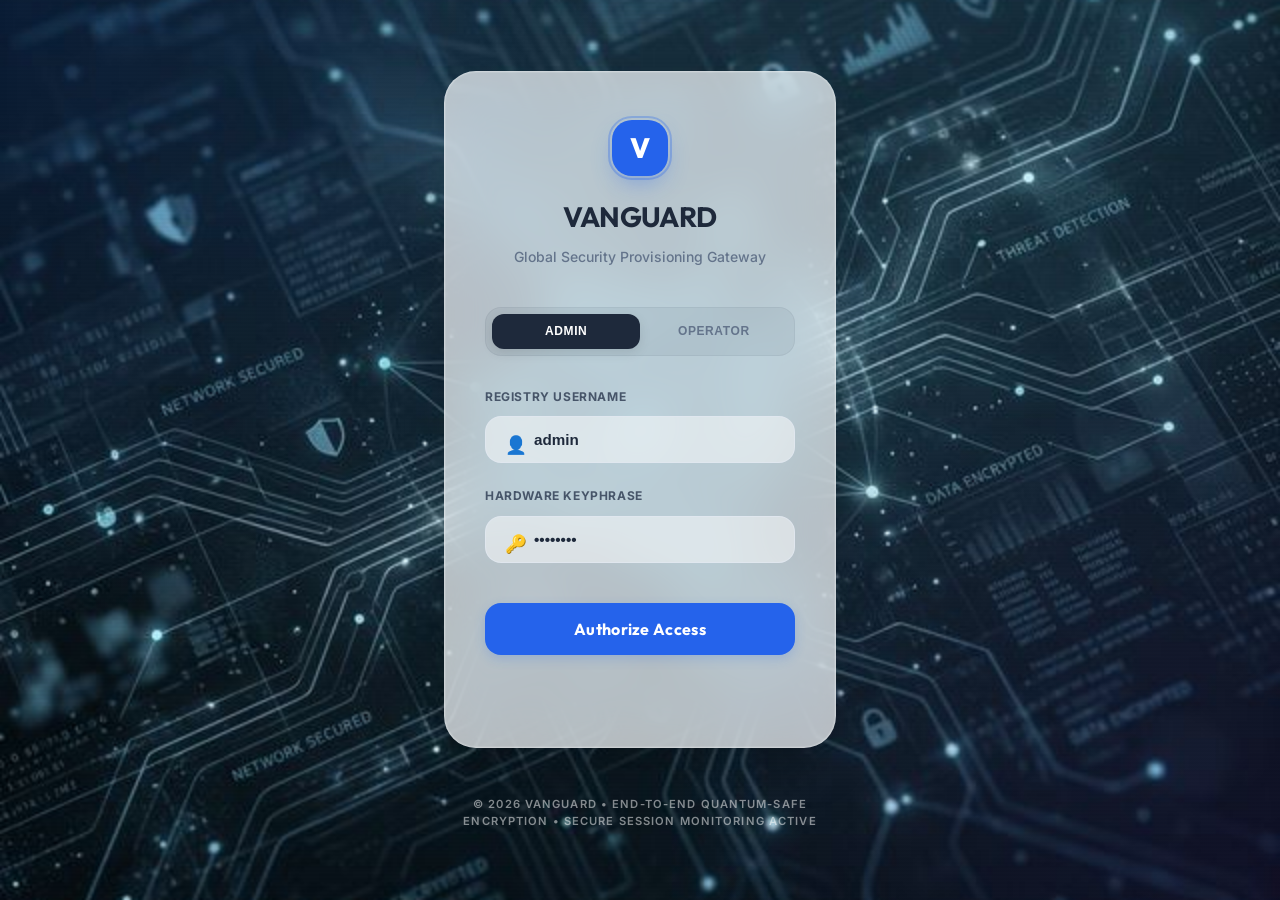
<file: templates/index.html>
<!DOCTYPE html>
<html lang="en">

<head>
    <meta charset="UTF-8">
    <meta name="viewport" content="width=device-width, initial-scale=1.0">
    <title>Vanguard | Secure Gateway</title>
    <meta name="description" content="Vanguard — Secure Data Vault Login.">
    <link rel="stylesheet" href="/static/css/style.css?v=20260324">
    <link rel="preconnect" href="https://fonts.googleapis.com">
    <link rel="preconnect" href="https://fonts.gstatic.com" crossorigin>
    <link
        href="https://fonts.googleapis.com/css2?family=Inter:wght@400;500;600;700&family=Outfit:wght@500;600;700&display=swap"
        rel="stylesheet">
    <style>
        :root {
            --glass-bg: rgba(255, 255, 255, 0.85);
            --glass-border: rgba(255, 255, 255, 0.1);
            --primary-glow: rgba(37, 99, 235, 0.15);
        }

        body {
            margin: 0;
            padding: 0;
            display: flex;
            align-items: center;
            justify-content: center;
            min-height: 100vh;
            font-family: 'Inter', sans-serif;
            background-color: #0f172a;
            /* Deep slate baseline */
            background-image:
                radial-gradient(circle at 0% 0%, rgba(37, 99, 235, 0.15) 0%, transparent 40%),
                radial-gradient(circle at 100% 100%, rgba(124, 58, 237, 0.1) 0%, transparent 40%),
                url('/static/img/vanguard_login_bg_1774345886597.png');
            /* Generated high-tech bg */
            background-size: cover;
            background-position: center;
            background-repeat: no-repeat;
            overflow: hidden;
        }

        /* Animated overlay for extra depth */
        .scanline {
            position: fixed;
            top: 0;
            left: 0;
            width: 100%;
            height: 100%;
            background: linear-gradient(to bottom, transparent 50%, rgba(0, 0, 0, 0.01) 50%);
            background-size: 100% 4px;
            pointer-events: none;
            z-index: 1;
        }

        .login-container {
            position: relative;
            z-index: 10;
            width: 100%;
            max-width: 440px;
            padding: 1.5rem;
            animation: fadeIn 0.8s cubic-bezier(0.16, 1, 0.3, 1);
        }

        .login-card {
            background: rgba(255, 255, 255, 0.7);
            backdrop-filter: blur(24px) saturate(180%);
            -webkit-backdrop-filter: blur(24px) saturate(180%);
            border-radius: 2rem;
            border: 1px solid rgba(255, 255, 255, 0.3);
            padding: 3rem 2.5rem;
            box-shadow:
                0 25px 50px -12px rgba(0, 0, 0, 0.25),
                0 0 0 1px rgba(255, 255, 255, 0.1) inset;
        }

        .logo-section {
            text-align: center;
            margin-bottom: 2.5rem;
        }

        .logo-v {
            width: 56px;
            height: 56px;
            background: var(--primary);
            color: white;
            display: inline-flex;
            align-items: center;
            justify-content: center;
            font-size: 1.75rem;
            font-weight: 800;
            border-radius: 1.25rem;
            margin-bottom: 1.25rem;
            box-shadow: 0 10px 25px -5px rgba(37, 99, 235, 0.4);
            font-family: 'Outfit', sans-serif;
            position: relative;
        }

        .logo-v::after {
            content: '';
            position: absolute;
            inset: -4px;
            border-radius: 1.5rem;
            border: 2px solid var(--primary);
            opacity: 0.3;
            animation: pulse 2s infinite;
        }

        .card-title {
            font-family: 'Outfit', sans-serif;
            font-size: 1.75rem;
            color: #1e293b;
            margin: 0;
            font-weight: 700;
            letter-spacing: -0.02em;
        }

        .card-subtitle {
            color: #64748b;
            font-size: 0.875rem;
            margin-top: 0.5rem;
            font-weight: 500;
        }

        /* Role Switcher */
        .role-switcher {
            display: flex;
            background: rgba(15, 23, 42, 0.05);
            padding: 0.4rem;
            border-radius: 1rem;
            margin-bottom: 2rem;
            position: relative;
            border: 1px solid rgba(15, 23, 42, 0.05);
        }

        .role-btn {
            flex: 1;
            padding: 0.65rem;
            border: none;
            background: transparent;
            font-size: 0.75rem;
            font-weight: 700;
            color: #64748b;
            border-radius: 0.75rem;
            cursor: pointer;
            transition: all 0.3s cubic-bezier(0.4, 0, 0.2, 1);
            z-index: 2;
            text-transform: uppercase;
            letter-spacing: 0.05em;
        }

        .role-btn.active {
            color: white;
        }

        .role-slider {
            position: absolute;
            top: 0.4rem;
            left: 0.4rem;
            width: calc(50% - 0.4rem);
            height: calc(100% - 0.8rem);
            background: #1e293b;
            border-radius: 0.75rem;
            transition: transform 0.3s cubic-bezier(0.4, 0, 0.2, 1);
            z-index: 1;
            box-shadow: 0 4px 12px rgba(0, 0, 0, 0.1);
        }

        .role-btn:nth-child(2).active~.role-slider {
            transform: translateX(100%);
        }

        /* Input Styling */
        .input-group {
            margin-bottom: 1.5rem;
            position: relative;
        }

        .input-icon {
            position: absolute;
            left: 1.25rem;
            top: 2.75rem;
            color: #94a3b8;
            font-size: 1.1rem;
            pointer-events: none;
            transition: color 0.3s;
        }

        input {
            width: 100%;
            padding: 0.875rem 1.25rem 0.875rem 3rem !important;
            background: rgba(255, 255, 255, 0.5) !important;
            border: 1.5px solid rgba(226, 232, 240, 0.8) !important;
            border-radius: 1rem !important;
            font-size: 0.95rem !important;
            font-weight: 600 !important;
            color: #1e293b !important;
            transition: all 0.3s !important;
        }

        input:focus {
            background: white !important;
            border-color: var(--primary) !important;
            box-shadow: 0 0 0 4px rgba(37, 99, 235, 0.1) !important;
            outline: none !important;
        }

        input:focus+.input-icon {
            color: var(--primary);
        }

        .field-label {
            display: block;
            margin-bottom: 0.65rem;
            font-size: 0.75rem;
            font-weight: 700;
            color: #475569;
            text-transform: uppercase;
            letter-spacing: 0.05em;
        }

        .btn-authorize {
            width: 100%;
            padding: 1rem;
            background: var(--primary);
            color: white;
            border: none;
            border-radius: 1rem;
            font-size: 1rem;
            font-weight: 700;
            cursor: pointer;
            transition: all 0.3s;
            margin-top: 1rem;
            font-family: 'Outfit', sans-serif;
            letter-spacing: 0.02em;
            box-shadow: 0 4px 12px rgba(37, 99, 235, 0.2);
        }

        .btn-authorize:hover:not(:disabled) {
            background: #1d4ed8;
            transform: translateY(-2px);
            box-shadow: 0 8px 16px rgba(37, 99, 235, 0.3);
        }

        .btn-authorize:active:not(:disabled) {
            transform: translateY(0);
        }

        .btn-authorize:disabled {
            opacity: 0.7;
            cursor: not-allowed;
            background: #64748b;
        }

        .error-msg {
            min-height: 1.5rem;
            margin-top: 1.25rem;
            text-align: center;
            font-size: 0.8rem;
            color: #ef4444;
            font-weight: 700;
            display: flex;
            align-items: center;
            justify-content: center;
            gap: 0.5rem;
            opacity: 0;
            transition: opacity 0.3s;
        }

        .error-msg.visible {
            opacity: 1;
        }

        .footer-info {
            margin-top: 3rem;
            text-align: center;
            font-size: 0.7rem;
            color: rgba(255, 255, 255, 0.5);
            letter-spacing: 0.1em;
            text-transform: uppercase;
            font-weight: 600;
        }

        @keyframes fadeIn {
            from {
                opacity: 0;
                transform: translateY(20px);
            }

            to {
                opacity: 1;
                transform: translateY(0);
            }
        }

        @keyframes pulse {
            0% {
                transform: scale(1);
                opacity: 0.3;
            }

            50% {
                transform: scale(1.1);
                opacity: 0.1;
            }

            100% {
                transform: scale(1);
                opacity: 0.3;
            }
        }

        /* Responsive Mobile Tweak */
        @media (max-width: 480px) {
            .login-card {
                padding: 2.5rem 1.75rem;
                border-radius: 1.5rem;
            }
        }
    </style>
</head>

<body>
    <div class="scanline"></div>

    <div class="login-container">
        <div class="login-card">
            <div class="logo-section">
                <div class="logo-v">V</div>
                <h1 class="card-title">VANGUARD</h1>
                <p class="card-subtitle">Global Security Provisioning Gateway</p>
            </div>

            <div class="role-switcher">
                <div id="role-slider" class="role-slider"></div>
                <button type="button" id="role-admin" class="role-btn active"
                    onclick="setLoginRole('admin')">Admin</button>
                <button type="button" id="role-user" class="role-btn" onclick="setLoginRole('user')">Operator</button>
            </div>

            <form id="login-form">
                <div class="input-group">
                    <label class="field-label">Registry Username</label>
                    <span class="input-icon">👤</span>
                    <input type="text" id="username" placeholder="e.g. admin_01" required autocomplete="username">
                </div>

                <div class="input-group">
                    <label class="field-label">Hardware Keyphrase</label>
                    <span class="input-icon">🔑</span>
                    <input type="password" id="password" placeholder="••••••••" required
                        autocomplete="current-password">
                </div>

                <button type="submit" class="btn-authorize" id="login-btn">
                    <span>Authorize Access</span>
                </button>
            </form>

            <div id="login-error" class="error-msg">
                <span id="error-text"></span>
            </div>
        </div>

        <div class="footer-info">
            &copy; 2026 Vanguard • End-to-End Quantum-Safe Encryption • Secure Session Monitoring Active
        </div>
    </div>

    <script>
        const roleCredentials = {
            'admin': { u: 'admin', p: 'admin123' },
            'user': { u: 'operator', p: 'operator123' }
        };

        window.addEventListener('DOMContentLoaded', () => {
            if (localStorage.getItem('access_token')) {
                window.location.href = '/dashboard/';
                return;
            }
            setLoginRole('admin');
        });

        window.setLoginRole = function (role) {
            document.getElementById('role-admin').classList.toggle('active', role === 'admin');
            document.getElementById('role-user').classList.toggle('active', role === 'user');

            const creds = roleCredentials[role];
            document.getElementById('username').value = creds.u;
            document.getElementById('password').value = creds.p;
        };

        const loginForm = document.getElementById('login-form');
        loginForm.addEventListener('submit', async (e) => {
            e.preventDefault();
            const username = document.getElementById('username').value;
            const password = document.getElementById('password').value;
            const errorEl = document.getElementById('login-error');
            const errorText = document.getElementById('error-text');
            const btn = document.getElementById('login-btn');

            errorEl.classList.remove('visible');
            btn.innerHTML = '<span style="display:flex; align-items:center; justify-content:center; gap:8px;"><span class="loader-dot"></span> VERIFYING PROTOCOL...</span>';
            btn.disabled = true;

            try {
                const resp = await fetch('/api/auth/login/', {
                    method: 'POST',
                    headers: { 'Content-Type': 'application/json' },
                    body: JSON.stringify({ username, password })
                });

                if (resp.ok) {
                    const data = await resp.json();
                    localStorage.setItem('access_token', data.access);
                    localStorage.setItem('refresh_token', data.refresh);
                    localStorage.setItem('username', username);
                    localStorage.setItem('is_admin', data.is_admin);

                    // Small delay for UX feel
                    setTimeout(() => {
                        window.location.href = '/dashboard/';
                    }, 600);
                } else {
                    throw new Error('IDENTITY VERIFICATION FAILED: ACCESS DENIED');
                }
            } catch (err) {
                errorText.innerText = err.message || 'SYSTEM ERROR: CONNECTION INTERRUPTED';
                errorEl.classList.add('visible');
                btn.innerHTML = '<span>Authorize Access</span>';
                btn.disabled = false;
            }
        });
    </script>
</body>

</html>
</file>
<file: static/css/style.css>
@import url('https://fonts.googleapis.com/css2?family=Inter:wght@300;400;500;600;700&family=Outfit:wght@400;500;600;700&display=swap');

:root {
    /* Color Palette */
    --primary: #2563eb;
    --primary-hover: #1d4ed8;
    --primary-light: #eff6ff;

    --success: #10b981;
    --success-light: #ecfdf5;

    --warning: #f59e0b;
    --warning-light: #fffbeb;

    --danger: #ef4444;
    --danger-light: #fef2f2;

    --info: #0ea5e9;
    --info-light: #f0f9ff;

    /* Backgrounds */
    --bg-main: #f8fafc;
    --bg-sidebar: #ffffff;
    --bg-card: #ffffff;

    /* Text */
    --text-main: #1e293b;
    --text-muted: #64748b;
    --text-dim: #94a3b8;

    /* Borders & Shadows */
    --border-light: #e2e8f0;
    --border-focus: #3b82f6;

    --shadow-sm: 0 1px 2px 0 rgb(0 0 0 / 0.05);
    --shadow: 0 4px 6px -1px rgb(0 0 0 / 0.1), 0 2px 4px -2px rgb(0 0 0 / 0.1);
    --shadow-md: 0 10px 15px -3px rgb(0 0 0 / 0.1), 0 4px 6px -4px rgb(0 0 0 / 0.1);

    --radius-sm: 0.375rem;
    --radius: 0.5rem;
    --radius-lg: 0.75rem;
    --radius-xl: 1rem;
    --radius-2xl: 1.5rem;

    /* Premium Gradients */
    --grad-primary: linear-gradient(135deg, #2563eb 0%, #3b82f6 100%);
    --grad-success: linear-gradient(135deg, #059669 0%, #10b981 100%);
    --grad-warning: linear-gradient(135deg, #d97706 0%, #f59e0b 100%);
    --grad-danger: linear-gradient(135deg, #dc2626 0%, #ef4444 100%);
    --grad-dark: linear-gradient(135deg, #1e293b 0%, #334155 100%);

    /* Glass Effects */
    --glass-bg: rgba(255, 255, 255, 0.7);
    --glass-border: rgba(255, 255, 255, 0.5);
}

* {
    margin: 0;
    padding: 0;
    box-sizing: border-box;
}

body {
    background-color: var(--bg-main);
    color: var(--text-main);
    font-family: 'Inter', sans-serif;
    line-height: 1.5;
    -webkit-font-smoothing: antialiased;
    min-height: 100vh;
}

h1,
h2,
h3,
h4,
.font-heading {
    font-family: 'Outfit', sans-serif;
    font-weight: 600;
}

/* --- Layout Components --- */
.panel {
    background: var(--bg-card);
    border: 1px solid var(--border-light);
    border-radius: var(--radius-lg);
    padding: 1.5rem;
    box-shadow: var(--shadow-sm);
    margin-bottom: 1.5rem;
    transition: box-shadow 0.2s ease;
}

.panel:hover {
    box-shadow: var(--shadow);
}

.grid {
    display: grid;
    grid-template-columns: repeat(auto-fit, minmax(280px, 1fr));
    gap: 1.5rem;
}

/* --- Buttons --- */
.btn {
    padding: 0.625rem 1.25rem;
    border-radius: var(--radius);
    font-weight: 500;
    font-size: 0.875rem;
    cursor: pointer;
    transition: all 0.2s ease;
    display: inline-flex;
    align-items: center;
    justify-content: center;
    gap: 0.5rem;
    text-decoration: none;
    border: 1px solid transparent;
}

.btn-primary {
    background-color: var(--primary);
    color: white;
}

.btn-primary:hover {
    background-color: var(--primary-hover);
    transform: translateY(-1px);
    box-shadow: 0 4px 12px rgba(37, 99, 235, 0.2);
}

.btn-outline {
    background: transparent;
    border-color: var(--border-light);
    color: var(--text-muted);
}

.btn-outline:hover {
    border-color: var(--primary);
    color: var(--primary);
    background: var(--primary-light);
}

.btn-danger {
    background-color: var(--danger-light);
    color: var(--danger);
}

.btn-danger:hover {
    background-color: var(--danger);
    color: white;
}

/* --- Form Elements --- */
input,
select,
textarea {
    width: 100%;
    padding: 0.75rem 1rem;
    background: #ffffff;
    border: 1px solid var(--border-light);
    border-radius: var(--radius);
    font-size: 0.875rem;
    color: var(--text-main);
    transition: all 0.2s ease;
}

input:focus,
select:focus,
textarea:focus {
    outline: none;
    border-color: var(--border-focus);
    box-shadow: 0 0 0 3px rgba(59, 130, 246, 0.1);
}

.field-label {
    display: block;
    font-size: 0.75rem;
    font-weight: 600;
    color: var(--text-muted);
    text-transform: uppercase;
    letter-spacing: 0.05em;
    margin-bottom: 0.5rem;
}

/* --- Tables --- */
.table-container {
    overflow-x: auto;
    border-radius: var(--radius-lg);
    border: 1px solid var(--border-light);
}

.custom-table {
    width: 100%;
    border-collapse: collapse;
    background: white;
}

.custom-table th {
    background: #fcfcfd;
    padding: 0.75rem 1rem;
    text-align: left;
    font-size: 0.75rem;
    font-weight: 600;
    color: var(--text-dim);
    text-transform: uppercase;
    letter-spacing: 0.05em;
    border-bottom: 1px solid var(--border-light);
}

.custom-table td {
    padding: 1rem;
    font-size: 0.875rem;
    border-bottom: 1px solid #f1f5f9;
}

.custom-table tr:last-child td {
    border-bottom: none;
}

.custom-table tr:hover td {
    background-color: #f8fafc;
}

/* --- Badges --- */
.badge {
    padding: 0.25rem 0.625rem;
    border-radius: 9999px;
    font-size: 0.75rem;
    font-weight: 600;
    display: inline-flex;
    align-items: center;
    gap: 0.375rem;
}

.badge-success {
    background: var(--success-light);
    color: var(--success);
}

.badge-warning {
    background: var(--warning-light);
    color: var(--warning);
}

.badge-danger {
    background: var(--danger-light);
    color: var(--danger);
}

.badge-info {
    background: var(--info-light);
    color: var(--info);
}

/* --- Stats Cards --- */
.stat-card {
    background: white;
    padding: 1.5rem;
    border-radius: var(--radius-lg);
    border: 1px solid var(--border-light);
    display: flex;
    flex-direction: column;
    gap: 0.5rem;
}

.stat-icon {
    width: 40px;
    height: 40px;
    border-radius: var(--radius);
    display: flex;
    align-items: center;
    justify-content: center;
    font-size: 1.25rem;
    margin-bottom: 0.5rem;
}

.stat-value {
    font-size: 1.875rem;
    font-weight: 700;
    color: var(--text-main);
    font-family: 'Outfit', sans-serif;
}

.stat-label {
    font-size: 0.875rem;
    color: var(--text-muted);
    font-weight: 500;
}

.stat-trend {
    font-size: 0.75rem;
    display: flex;
    align-items: center;
    gap: 0.25rem;
}

/* --- Progress Bars --- */
.progress-container {
    height: 8px;
    background: #f1f5f9;
    border-radius: 999px;
    overflow: hidden;
}

.progress-fill {
    height: 100%;
    background: var(--primary);
    border-radius: 999px;
}

/* --- Utility --- */
.hidden {
    display: none !important;
}

.text-xs {
    font-size: 0.75rem;
}

.text-sm {
    font-size: 0.875rem;
}

.font-bold {
    font-weight: 600;
}

/* Custom Scrollbar */
::-webkit-scrollbar {
    width: 8px;
}

::-webkit-scrollbar-track {
    background: var(--bg-main);
}

::-webkit-scrollbar-thumb {
    background: #cbd5e1;
    border-radius: 4px;
    border: 2px solid var(--bg-main);
}

::-webkit-scrollbar-thumb:hover {
    background: #94a3b8;
}

/* --- Mobile --- */
@media (max-width: 768px) {
    .grid {
        grid-template-columns: 1fr;
    }

    .panel {
        padding: 1rem;
    }
}
</file>
